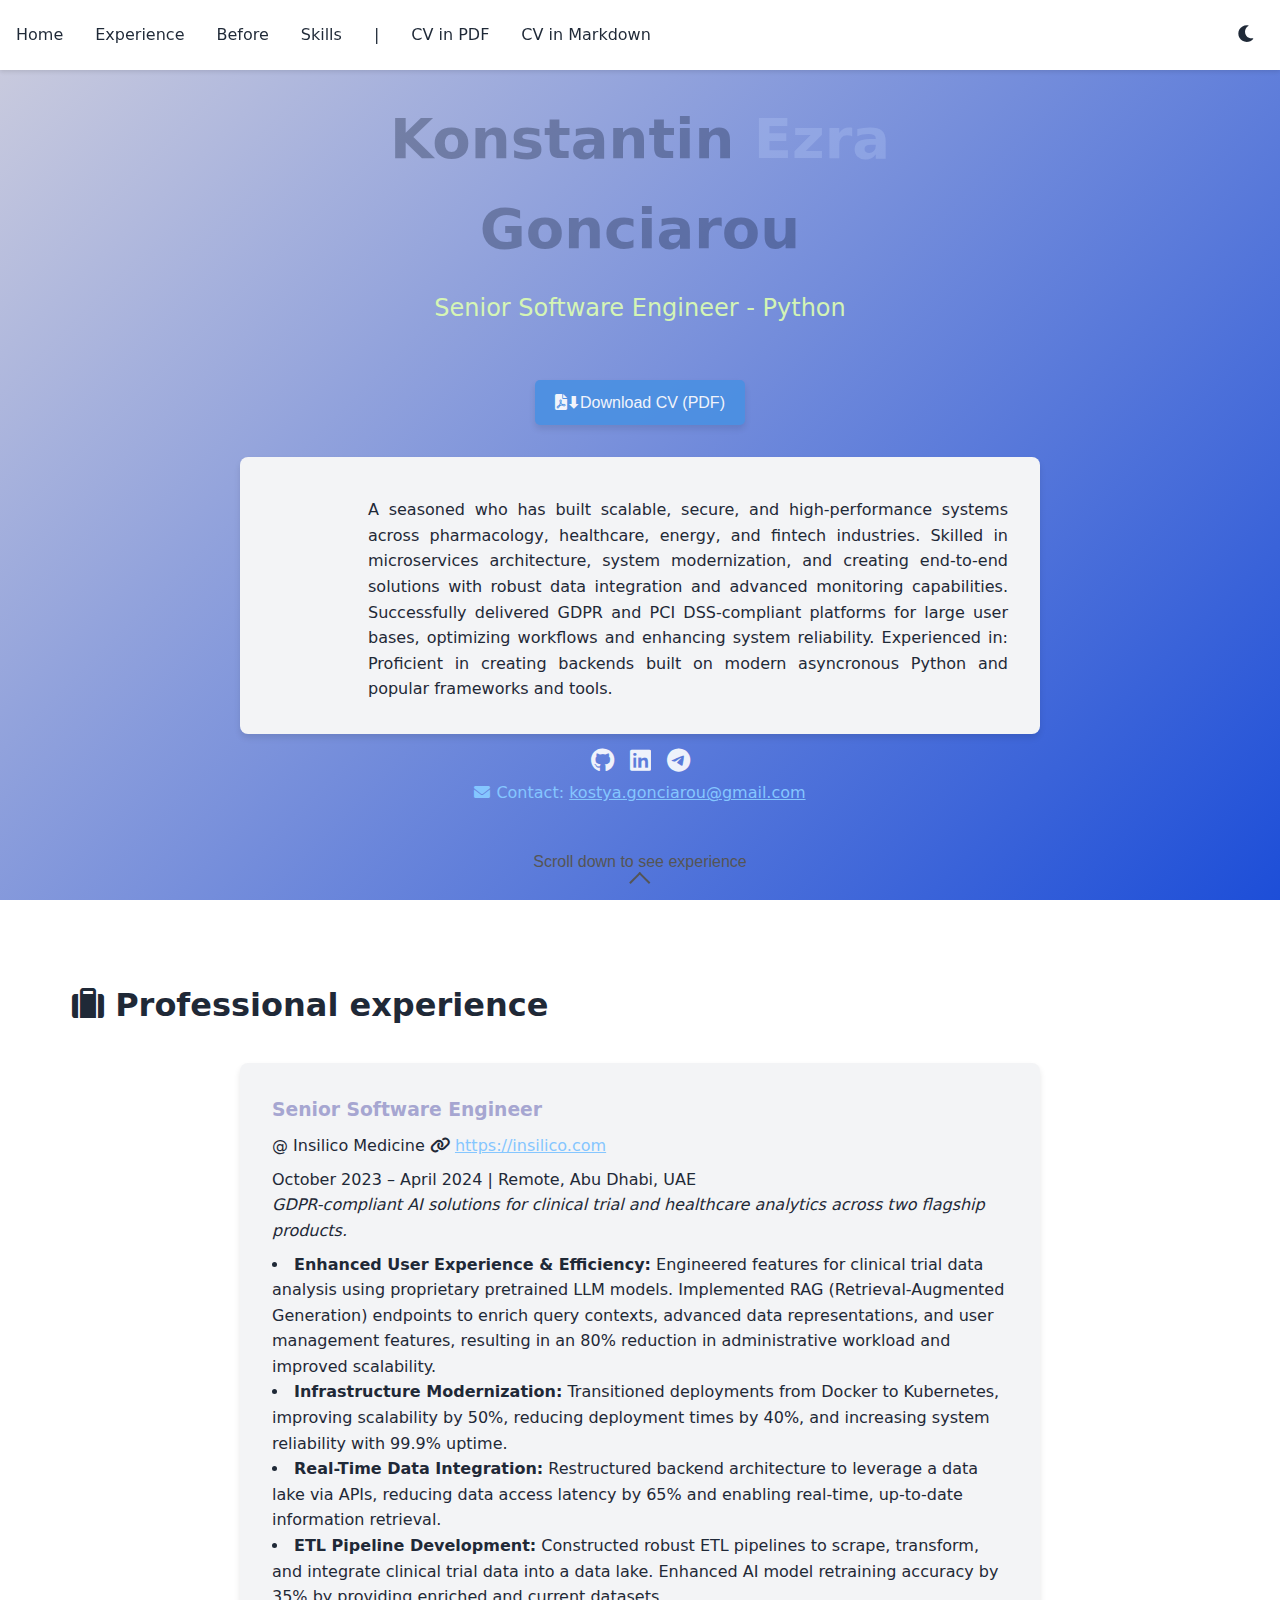
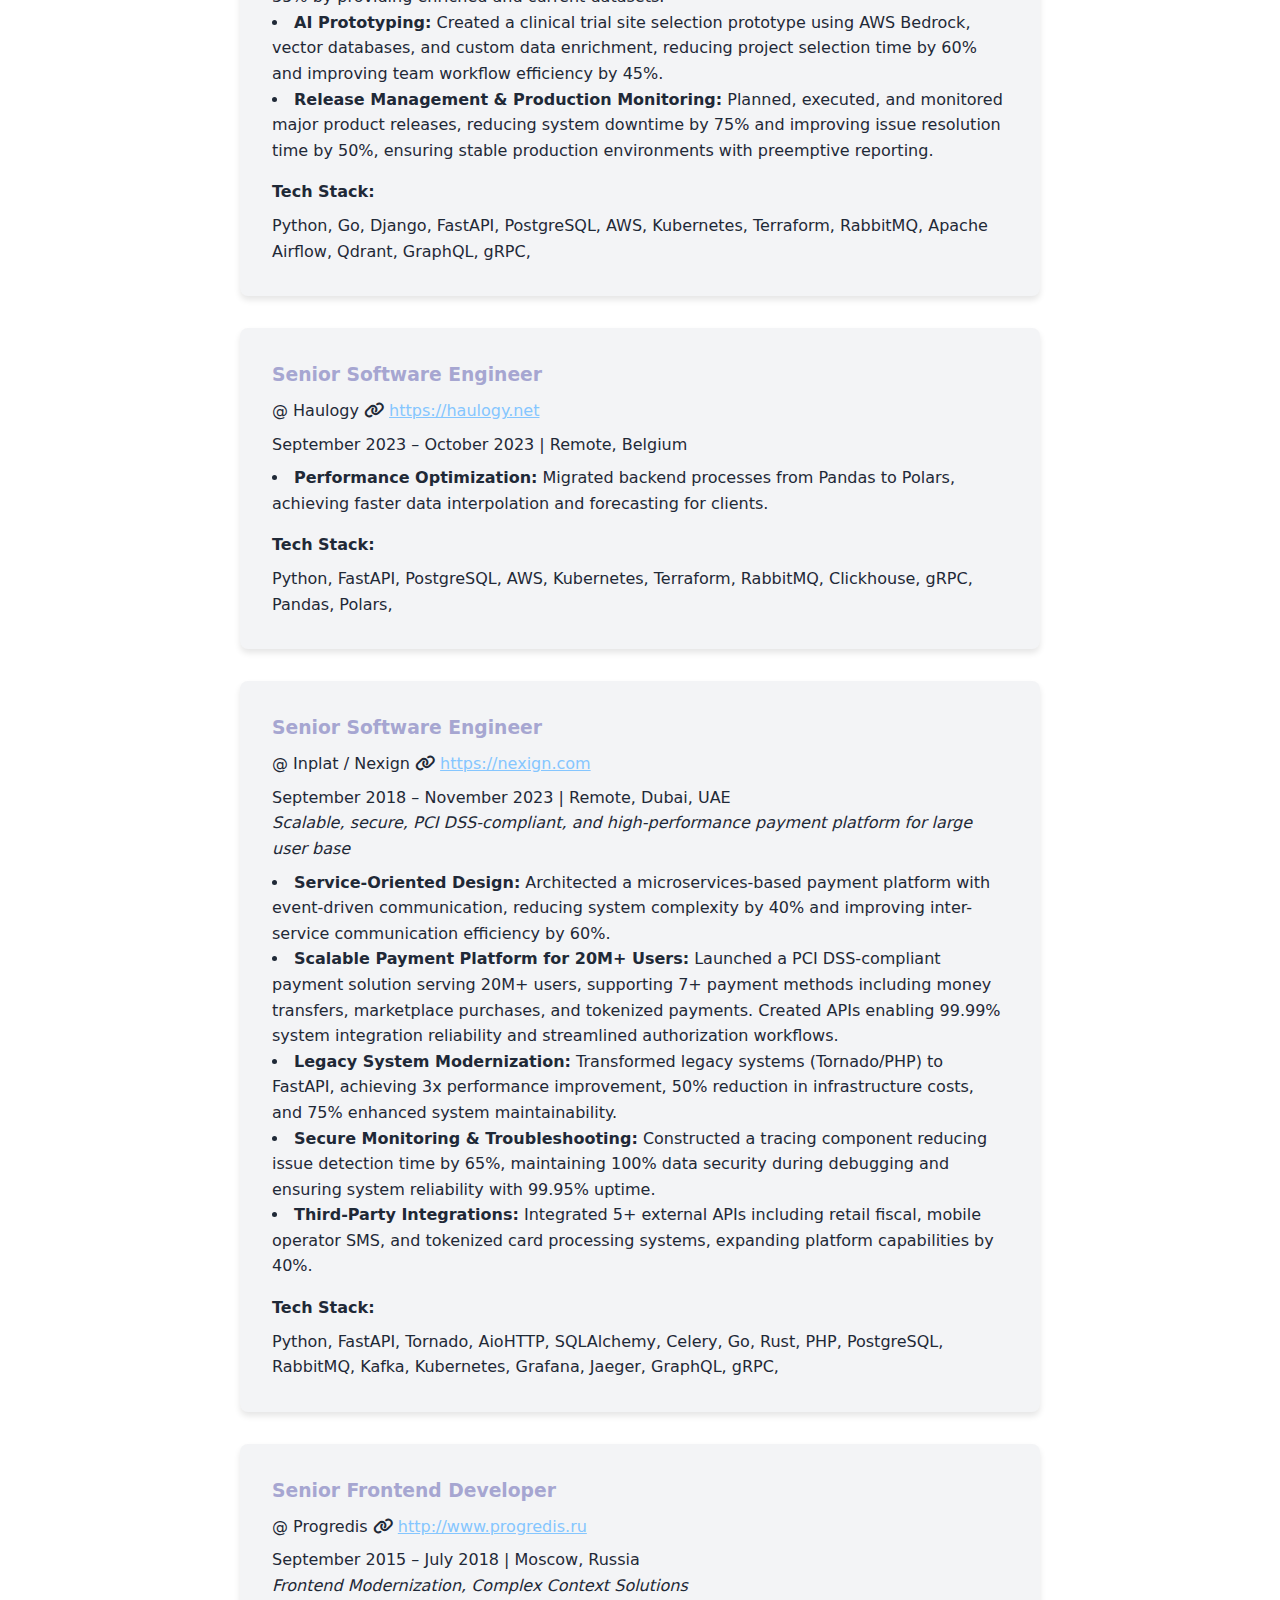
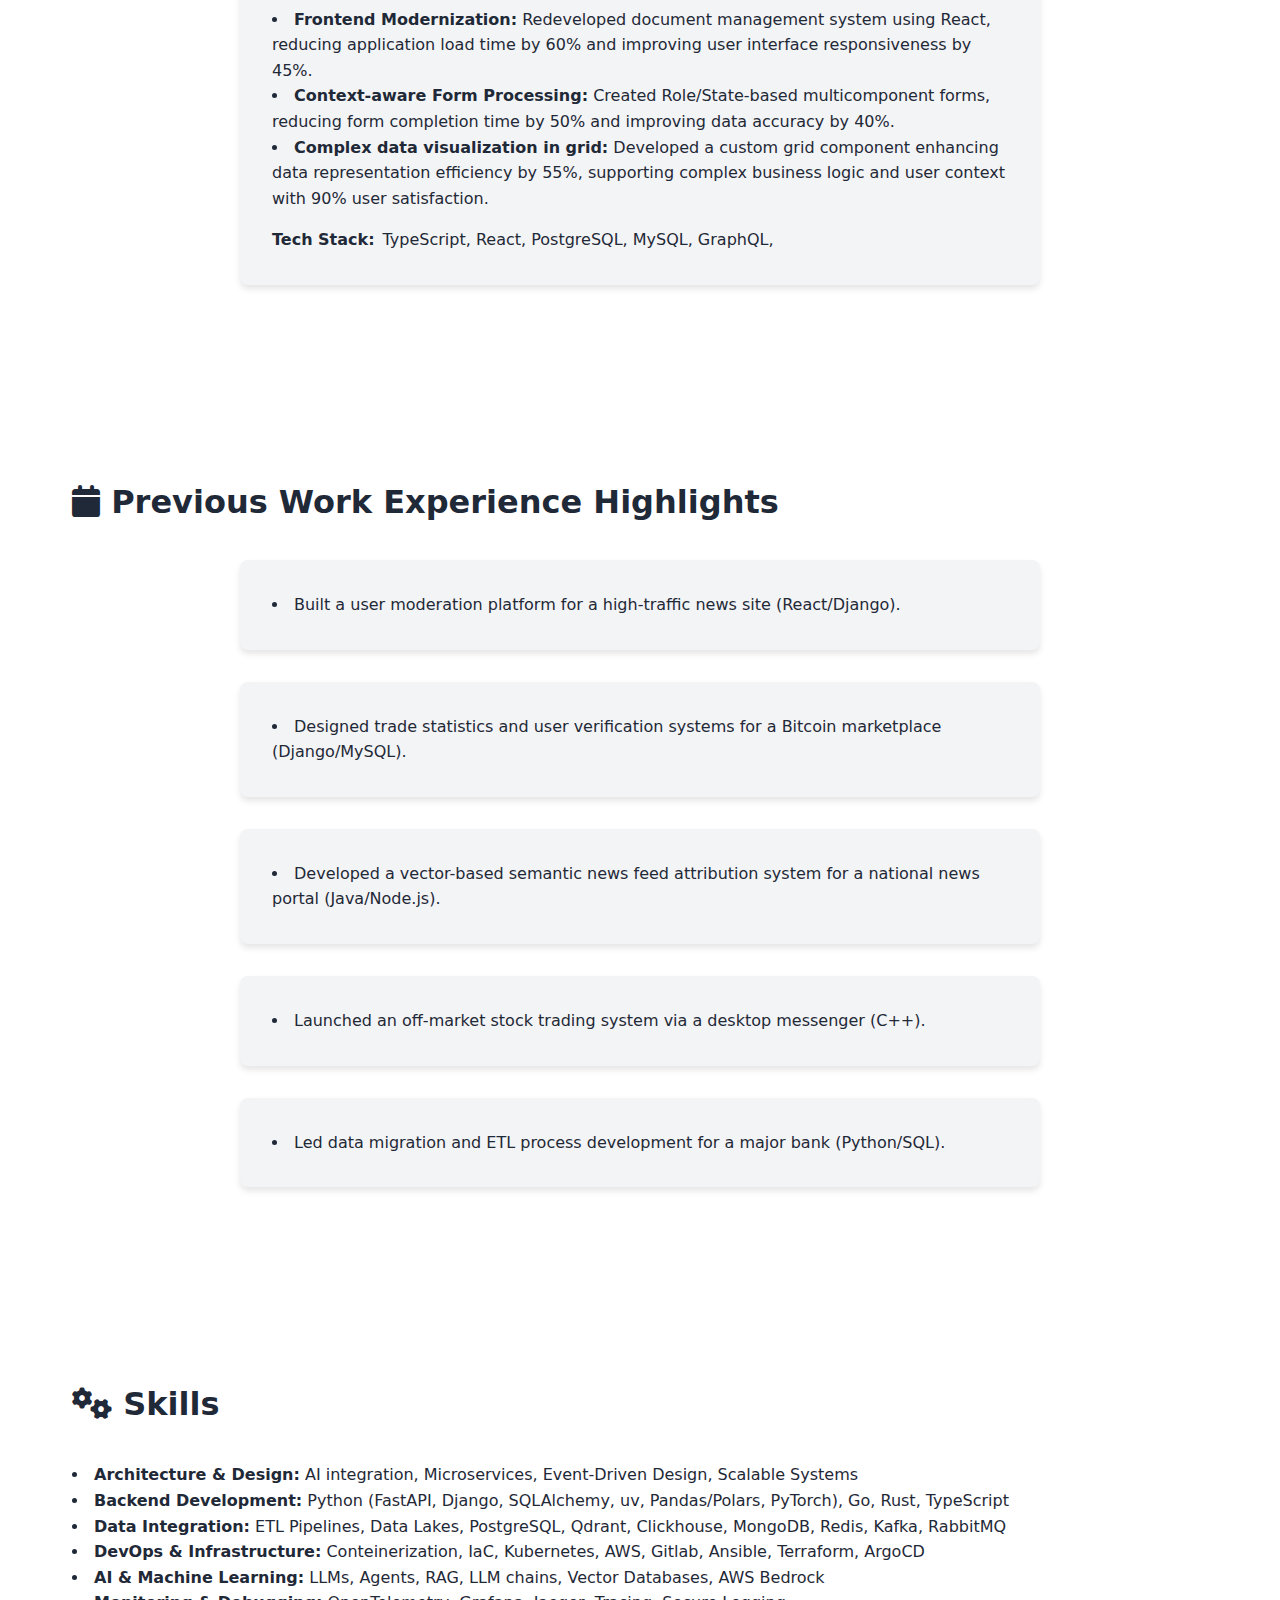
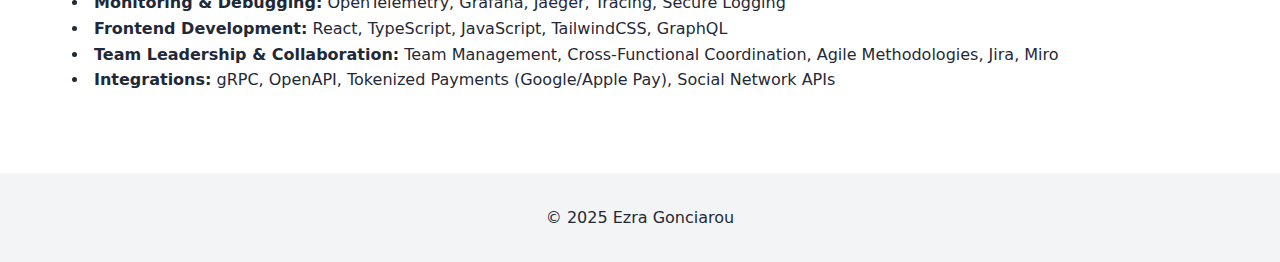
<file: index.html>
<!DOCTYPE html>
<html lang="en">
<head>
    <meta charset="UTF-8">
    <meta name="viewport" content="width=device-width, initial-scale=1.0">
    <title>Ezra’s CV -CV</title> <!-- Pandoc variable for title -->
    <link rel="stylesheet" href="website/main.css"> <!-- Pandoc variable for CSS -->
    <link rel="stylesheet" href="https://cdnjs.cloudflare.com/ajax/libs/font-awesome/6.0.0/css/all.min.css">
</head>
<body>
    <nav class="nav-menu">
        <ul>
            <li><a href="#header">Home</a></li>
            <li><a href="#experience">Experience</a></li>
            <li><a href="#previous">Before</a></li>
            <li><a href="#skills">Skills</a></li>
            <!-- <li><a href="#projects">Projects</a></li> -->
            <li>|</li>
            <li><a href="files/Ezra_Gonciarou_Senior_Software_Engineer_photo.pdf">CV in PDF</a></li>
            <li><a href="files/Ezra_Gonciarou_Senior_Software_Engineer.md">CV in Markdown</a></li>
        </ul>
        <button id="theme-toggle" aria-label="Toggle theme">
            <i class="fas fa-moon"></i>
        </button>
    </nav>

    <header id="header">
        <div class="header-content">
            <h1>Konstantin <span>Ezra</span> Gonciarou</h1>
            <p class="title">Senior Software Engineer - Python</p>
            <div class="title">
            <a href="files/Ezra_Gonciarou_Senior_Software_Engineer.pdf" class="download-btn" download>
                <i class="fa fa-solid fa-file-pdf">⬇</i> Download CV (PDF)
            </a>
            </div>
                                    <div class="timeline">
                <div class="timeline-item summary-block">
                                <h3></h3>
                <p class="summary">A seasoned who has built scalable,
secure, and high-performance systems across pharmacology, healthcare,
energy, and fintech industries. Skilled in microservices architecture,
system modernization, and creating end-to-end solutions with robust data
integration and advanced monitoring capabilities. Successfully delivered
GDPR and PCI DSS-compliant platforms for large user bases, optimizing
workflows and enhancing system reliability. Experienced in: Proficient
in creating backends built on modern asyncronous Python and popular
frameworks and tools.</p>
                                </div>
            </div>
                                                                                                                                    
            <div class="social-links">
                <a href="https://github.com/ezra-gocci" target="_blank"><i class="fab fa-github"></i></a>
                <a href="https://www.linkedin.com/in/ezra-gocci" target="_blank"><i class="fab fa-linkedin"></i></a>
                <a href="https://t.me/EzraGocci" target="_blank"><i class="fab fa-telegram"></i></a>
            </div>
            <div class="email-link">
                <i class="fa-solid fa-envelope envelope-icon"></i>Contact: <a class="email-link" href="mailto:kostya.gonciarou@gmail.com">kostya.gonciarou@gmail.com</a>
            </div>
        </div>
        <div class="scroll-indicator">
          <span class="scroll-text">Scroll down to see experience</span>
        <div class="arrow"></div>
    </header>

                            <section id="experience">
        <h2><i class="fas fa-suitcase"></i> Professional experience</h2>
        <div class="timeline">
                        <div class="timeline-item">
                <h3>Senior Software Engineer</h3>
                <p class="company">@ Insilico
Medicine <span class="fa fa-link"></span> <a class="email-link" href="https://insilico.com" target="_blank">https://insilico.com</a></p>
                <p class="date-location"> October 2023 – April
2024 | Remote, Abu Dhabi, UAE</p>
                <p></p>
                <p class="company"><em>GDPR-compliant AI solutions for
clinical trial and healthcare analytics across two flagship
products.</em></p>
                <p></p>
                <ul class="achievements">
                                        <li><strong>Enhanced User
Experience &amp; Efficiency:</strong> Engineered features for clinical
trial data analysis using proprietary pretrained LLM models. Implemented
RAG (Retrieval-Augmented Generation) endpoints to enrich query contexts,
advanced data representations, and user management features, resulting
in an 80% reduction in administrative workload and improved
scalability.</li>
                                        <li><strong>Infrastructure
Modernization:</strong> Transitioned deployments from Docker to
Kubernetes, improving scalability by 50%, reducing deployment times by
40%, and increasing system reliability with 99.9% uptime.</li>
                                        <li><strong>Real-Time Data
Integration:</strong> Restructured backend architecture to leverage a
data lake via APIs, reducing data access latency by 65% and enabling
real-time, up-to-date information retrieval.</li>
                                        <li><strong>ETL Pipeline
Development:</strong> Constructed robust ETL pipelines to scrape,
transform, and integrate clinical trial data into a data lake. Enhanced
AI model retraining accuracy by 35% by providing enriched and current
datasets.</li>
                                        <li><strong>AI
Prototyping:</strong> Created a clinical trial site selection prototype
using AWS Bedrock, vector databases, and custom data enrichment,
reducing project selection time by 60% and improving team workflow
efficiency by 45%.</li>
                                        <li><strong>Release Management
&amp; Production Monitoring:</strong> Planned, executed, and monitored
major product releases, reducing system downtime by 75% and improving
issue resolution time by 50%, ensuring stable production environments
with preemptive reporting.</li>
                                    </ul>
                <p class="tech-stack"><strong>Tech Stack:</strong>  Python,  Go,  Django,  FastAPI,  PostgreSQL,  AWS,  Kubernetes,  Terraform,  RabbitMQ,  Apache
Airflow,  Qdrant,  GraphQL,  gRPC, </p>
            </div>
                        <div class="timeline-item">
                <h3>Senior Software Engineer</h3>
                <p class="company">@ Haulogy <span class="fa fa-link"></span> <a class="email-link" href="https://haulogy.net" target="_blank">https://haulogy.net</a></p>
                <p class="date-location"> September 2023 – October
2023 | Remote, Belgium</p>
                <p></p>
                <p class="company"><em></em></p>
                <p></p>
                <ul class="achievements">
                                        <li><strong>Performance
Optimization:</strong> Migrated backend processes from Pandas to Polars,
achieving faster data interpolation and forecasting for clients.</li>
                                    </ul>
                <p class="tech-stack"><strong>Tech Stack:</strong>  Python,  FastAPI,  PostgreSQL,  AWS,  Kubernetes,  Terraform,  RabbitMQ,  Clickhouse,  gRPC,  Pandas,  Polars, </p>
            </div>
                        <div class="timeline-item">
                <h3>Senior Software Engineer</h3>
                <p class="company">@ Inplat /
Nexign <span class="fa fa-link"></span> <a class="email-link" href="https://nexign.com" target="_blank">https://nexign.com</a></p>
                <p class="date-location"> September 2018 – November
2023 | Remote, Dubai, UAE</p>
                <p></p>
                <p class="company"><em>Scalable, secure, PCI
DSS-compliant, and high-performance payment platform for large user
base</em></p>
                <p></p>
                <ul class="achievements">
                                        <li><strong>Service-Oriented
Design:</strong> Architected a microservices-based payment platform with
event-driven communication, reducing system complexity by 40% and
improving inter-service communication efficiency by 60%.</li>
                                        <li><strong>Scalable Payment
Platform for 20M+ Users:</strong> Launched a PCI DSS-compliant payment
solution serving 20M+ users, supporting 7+ payment methods including
money transfers, marketplace purchases, and tokenized payments. Created
APIs enabling 99.99% system integration reliability and streamlined
authorization workflows.</li>
                                        <li><strong>Legacy System
Modernization:</strong> Transformed legacy systems (Tornado/PHP) to
FastAPI, achieving 3x performance improvement, 50% reduction in
infrastructure costs, and 75% enhanced system maintainability.</li>
                                        <li><strong>Secure Monitoring
&amp; Troubleshooting:</strong> Constructed a tracing component reducing
issue detection time by 65%, maintaining 100% data security during
debugging and ensuring system reliability with 99.95% uptime.</li>
                                        <li><strong>Third-Party
Integrations:</strong> Integrated 5+ external APIs including retail
fiscal, mobile operator SMS, and tokenized card processing systems,
expanding platform capabilities by 40%.</li>
                                    </ul>
                <p class="tech-stack"><strong>Tech Stack:</strong>  Python,  FastAPI,  Tornado,  AioHTTP,  SQLAlchemy,  Celery,  Go,  Rust,  PHP,  PostgreSQL,  RabbitMQ,  Kafka,  Kubernetes,  Grafana,  Jaeger,  GraphQL,  gRPC, </p>
            </div>
                        <div class="timeline-item">
                <h3>Senior Frontend Developer</h3>
                <p class="company">@ Progredis <span class="fa fa-link"></span> <a class="email-link" href="http://www.progredis.ru" target="_blank">http://www.progredis.ru</a></p>
                <p class="date-location"> September 2015 – July
2018 | Moscow, Russia</p>
                <p></p>
                <p class="company"><em>Frontend Modernization, Complex
Context Solutions</em></p>
                <p></p>
                <ul class="achievements">
                                        <li><strong>Frontend
Modernization:</strong> Redeveloped document management system using
React, reducing application load time by 60% and improving user
interface responsiveness by 45%.</li>
                                        <li><strong>Context-aware Form
Processing:</strong> Created Role/State-based multicomponent forms,
reducing form completion time by 50% and improving data accuracy by
40%.</li>
                                        <li><strong>Complex data
visualization in grid:</strong> Developed a custom grid component
enhancing data representation efficiency by 55%, supporting complex
business logic and user context with 90% user satisfaction.</li>
                                    </ul>
                <p class="tech-stack"><strong>Tech Stack:</strong>  TypeScript,  React,  PostgreSQL,  MySQL,  GraphQL, </p>
            </div>
                    </div>
    </section>
                            <section id="previous">
        <h2><i class="fas fa-calendar"></i> Previous Work Experience
Highlights</h2>
        <div class="timeline">
            <ul class="achievements">
                                <div class="timeline-item">
                    <li>Built a user moderation platform for a
high-traffic news site (React/Django).</li>
                </div>
                                <div class="timeline-item">
                    <li>Designed trade statistics and user verification
systems for a Bitcoin marketplace (Django/MySQL).</li>
                </div>
                                <div class="timeline-item">
                    <li>Developed a vector-based semantic news feed
attribution system for a national news portal (Java/Node.js).</li>
                </div>
                                <div class="timeline-item">
                    <li>Launched an off-market stock trading system via
a desktop messenger (C++).</li>
                </div>
                                <div class="timeline-item">
                    <li>Led data migration and ETL process development
for a major bank (Python/SQL).</li>
                </div>
                            </ul>
        </div>
    </section>
                            <section id="skills">
        <h2><i class="fas fa-cogs"></i> Skills</h2>
        <ul class="achievements">
                        <li><strong>Architecture &amp;
Design:</strong> AI integration, Microservices, Event-Driven Design,
Scalable Systems</li>
                        <li><strong>Backend Development:</strong> Python
(FastAPI, Django, SQLAlchemy, uv, Pandas/Polars, PyTorch), Go, Rust,
TypeScript</li>
                        <li><strong>Data Integration:</strong> ETL
Pipelines, Data Lakes, PostgreSQL, Qdrant, Clickhouse, MongoDB, Redis,
Kafka, RabbitMQ</li>
                        <li><strong>DevOps &amp;
Infrastructure:</strong> Conteinerization, IaC, Kubernetes, AWS, Gitlab,
Ansible, Terraform, ArgoCD</li>
                        <li><strong>AI &amp; Machine
Learning:</strong> LLMs, Agents, RAG, LLM chains, Vector Databases, AWS
Bedrock</li>
                        <li><strong>Monitoring &amp;
Debugging:</strong> OpenTelemetry, Grafana, Jaeger, Tracing, Secure
Logging</li>
                        <li><strong>Frontend
Development:</strong> React, TypeScript, JavaScript, TailwindCSS,
GraphQL</li>
                        <li><strong>Team Leadership &amp;
Collaboration:</strong> Team Management, Cross-Functional Coordination,
Agile Methodologies, Jira, Miro</li>
                        <li><strong>Integrations:</strong> gRPC,
OpenAPI, Tokenized Payments (Google/Apple Pay), Social Network APIs</li>
                    </ul>
    </section>
                        
    <main>
         <!-- Pandoc will insert the body content here -->
    </main>
    <footer>
        <p>&copy; 2025 Ezra Gonciarou</p>
    </footer>
    <script src="website/main.js"></script>
</body>
</html>
</file>
<file: website/main.css>
:root {
    --primary-color: #a6a6d1;
    --primary-bg-color: #cecede;
    --text-color: #1f2937;
    --bg-color: #ffffff;
    --card-bg: #f3f4f6;
    --border-color: #e5e7eb;
    --shadow-color: rgba(0, 0, 0, 0.1);
    --progress-bg: #e5e7eb;
    --hl-color: #deffb1;
}

[data-theme="dark"] {
    --primary-color: #a6a6d1;
    --primary-bg-color: #cecede;
    --text-color: #f3f4f6;
    --bg-color: #111827;
    --card-bg: #1f2937;
    --border-color: #374151;
    --shadow-color: rgba(0, 0, 0, 0.3);
    --progress-bg: #374151;
    --hl-color: #deffb1;
}

* {
    margin: 0;
    padding: 0;
    box-sizing: border-box;
    transition: background-color 0.3s, color 0.3s;
}

body {
    font-family: 'Inter', system-ui, -apple-system, sans-serif;
    line-height: 1.6;
    color: var(--text-color);
    background-color: var(--bg-color);
}

.nav-menu {
    position: fixed;
    top: 0;
    left: 0;
    right: 0;
    background-color: var(--bg-color);
    padding: 1rem;
    box-shadow: 0 2px 4px var(--shadow-color);
    z-index: 1000;
    display: flex;
    justify-content: space-between;
    align-items: center;
}

.nav-menu ul {
    display: flex;
    gap: 2rem;
    list-style: none;
}

.nav-menu a {
    color: var(--text-color);
    text-decoration: none;
    font-weight: 500;
    transition: color 0.3s;
}

.nav-menu a:hover {
    color: var(--primary-color);
}

#theme-toggle {
    background: none;
    border: none;
    color: var(--text-color);
    cursor: pointer;
    padding: 0.5rem;
    font-size: 1.2rem;
}

header {
    height: 100vh;
    display: flex;
    align-items: center;
    justify-content: center;
    text-align: center;
    padding: 2rem;
    background: linear-gradient(135deg, var(--primary-bg-color) 0%, #1d4ed8 100%);
    color: white;
}

.header-content {
    max-width: 800px;
}

.header-content h1 {
    font-size: 3.5rem;
    margin-bottom: 1rem;
    opacity: 0.3;
    color: rgb(7, 18, 42);
}

.header-content h1 > span {
    color: rgb(187, 206, 250);
    opacity: 0.95;
}

.header-content .email-link .envelope-icon {
    padding-right: 6px;
}

.summary {
    color: var(--text-color);
    text-align: justify;
    margin-left: 6rem;
}

.email-link {
    color: rgb(133, 198, 255);
}

.title {
    font-size: 1.5rem;
    opacity: 0.9;
    margin-bottom: 2rem;
    color: var(--hl-color);
}

.social-links {
    display: flex;
    gap: 1rem;
    justify-content: center;
    font-size: 1.5rem;
}

.social-links a {
    color: white;
    opacity: 0.9;
    transition: opacity 0.3s;
}

.social-links a:hover {
    opacity: 1;
}

section {
    padding: 5rem 2rem;
    max-width: 1200px;
    margin: 0 auto;
}

h2 {
    font-size: 2rem;
    margin-bottom: 2rem;
    color: var(--text-color);
}

.timeline {
    position: relative;
    max-width: 800px;
    margin: 0 auto;
}

.timeline-item {
    background: var(--card-bg);
    padding: 2rem;
    border-radius: 0.5rem;
    margin-bottom: 2rem;
    box-shadow: 0 4px 6px var(--shadow-color);
}

.timeline-item h3 {
    color: var(--primary-color);
    margin-bottom: 0.5rem;
}

.timeline-item.summary-block {
    /* background-image: linear-gradient(rgba(41, 32, 195, 0.35), rgba(43, 62, 143, 0.45)) */
    /* , url('gears_background.jpg'); */
    background-size: cover;
    background-position: center;
    padding: 2rem;
    border-radius: 0.5rem;
    margin-bottom: 2rem;
    box-shadow: 0 4px 6px var(--shadow-color);
    color: var(--primary-color);
    margin-bottom: 0.5rem;
}

.company {
    font-weight: 500;
    margin-bottom: 0.5rem;
}

.duration {
    color: var(--text-color);
    opacity: 0.8;
    margin-bottom: 1rem;
}

.achievements {
    list-style-position: inside;
}

.skills-grid {
    display: grid;
    grid-template-columns: repeat(auto-fit, minmax(300px, 1fr));
    gap: 2rem;
}

.skill-category h3 {
    margin-bottom: 1.5rem;
    color: var(--primary-color);
}

.skill-item {
    margin-bottom: 1.5rem;
}

.skill-item span {
    display: block;
    margin-bottom: 0.5rem;
}

.progress-bar {
    height: 0.5rem;
    background: var(--progress-bg);
    border-radius: 0.25rem;
    overflow: hidden;
}

.progress {
    height: 100%;
    background: var(--primary-color);
    transition: width 1s ease-in-out;
}

.projects-grid {
    display: grid;
    grid-template-columns: repeat(auto-fit, minmax(300px, 1fr));
    gap: 2rem;
}

.project-card {
    background: var(--card-bg);
    border-radius: 0.5rem;
    overflow: hidden;
    box-shadow: 0 4px 6px var(--shadow-color);
    transition: transform 0.3s;
}

.project-card:hover {
    transform: translateY(-5px);
}

.project-content {
    padding: 1.5rem;
}

.project-content h3 {
    color: var(--primary-color);
    margin-bottom: 1rem;
}

.tech-stack {
    margin-top: 1rem;
    display: flex;
    flex-wrap: wrap;
    gap: 0.5rem;
}

.tech-stack span {
    background: var(--primary-color);
    color: white;
    padding: 0.25rem 0.75rem;
    border-radius: 1rem;
    font-size: 0.875rem;
}

footer {
    text-align: center;
    padding: 2rem;
    background: var(--card-bg);
    color: var(--text-color);
}

footer a {
    color: var(--primary-color);
    text-decoration: none;
}

footer a:hover {
    text-decoration: underline;
}

@media (max-width: 768px) {
    .nav-menu ul {
        display: none;
    }
    
    header {
        padding-top: 4rem;
    }
    
    .header-content h1 {
        font-size: 2.5rem;
    }
    
    section {
        padding: 3rem 1rem;
    }
}

/* Scroll Indicator Container */
.scroll-indicator {
  position: absolute;
  bottom: 10px; /* Position near the bottom of the viewport */
  left: 50%;
  transform: translateX(-50%);
  text-align: center;
  animation: fade-in 2s ease-in-out infinite; /* Smooth fade-in animation */
  z-index: 100; /* Ensure it appears on top */
}

/* Scroll Text */
.scroll-indicator .scroll-text {
  font-size: 1rem;
  color: #555;
  font-family: Arial, sans-serif;
  margin-bottom: 5px;
}

/* Arrow Indicator */
.scroll-indicator .arrow {
  width: 15px;
  height: 15px;
  border-left: 2px solid #555;
  border-bottom: 2px solid #555;
  transform: rotate(135deg);
  margin: 0 auto;
  animation: bounce 1.5s infinite;
}

/* Arrow Bounce Animation */
@keyframes bounce {
  0%, 20%, 50%, 80%, 100% {
    transform: translate(-50%, 0) rotate(135deg);
  }
  40% {
    transform: translate(-50%, -10px) rotate(135deg);
  }
  60% {
    transform: translate(-50%, -5px) rotate(135deg);
  }
}

/* Fade-In Animation */
@keyframes fade-in {
  0% { opacity: 0; }
  50% { opacity: 1; }
  100% { opacity: 0; }
}


/* Download Button */
.download-btn {
  display: inline-flex;
  align-items: center;
  justify-content: center;
  margin-top: 20px;
  padding: 10px 20px;
  font-size: 1rem;
  font-family: Arial, sans-serif;
  color: white;
  background-color: #4a90e2; /* Button background */
  text-decoration: none;
  border-radius: 5px;
  box-shadow: 0 4px 6px rgba(0, 0, 0, 0.1); /* Subtle shadow */
  transition: background-color 0.3s, transform 0.2s; /* Smooth hover effects */
}

/* Hover Effect */
.download-btn:hover {
  background-color: #357abd; /* Darker blue on hover */
  transform: translateY(-2px); /* Slight upward movement */
}

/* Icon Styling */
.download-btn .icon {
  margin-right: 10px; /* Space between icon and text */
  font-size: 1.2rem; /* Slightly larger icon */
}
</file>
